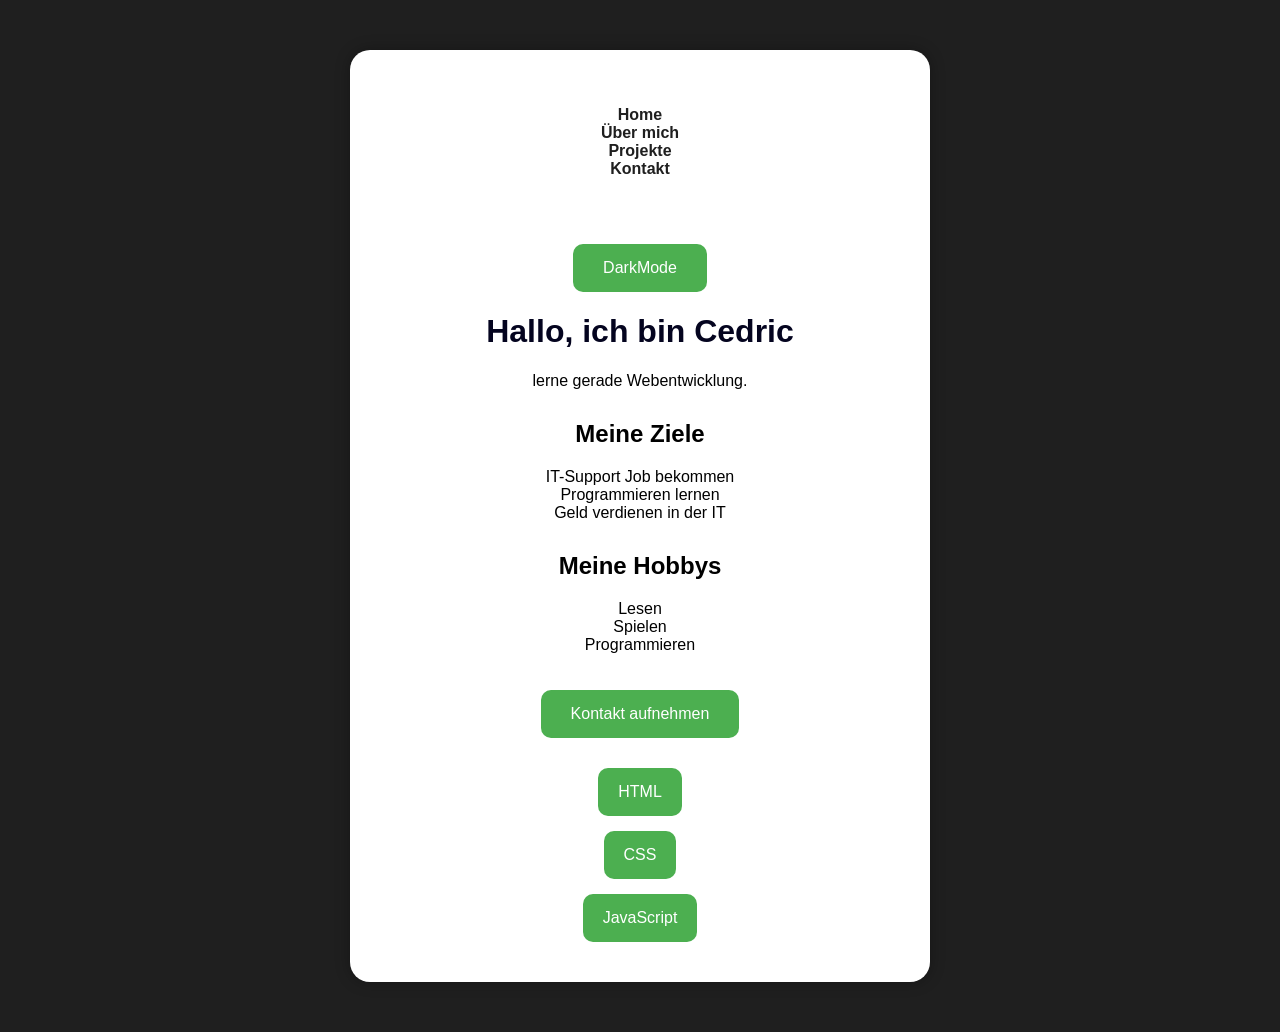
<file: 01_Projekte/001_Erste_Website/src/index.html>
<!DOCTYPE html>
<html lang="de">

<head>
    <meta charset="UTF-8">
    <title>Meine erste Website</title>
    <link rel="stylesheet" href="style.css">
</head>

<body>

    <div class="container">

        <nav>
            <ul>
                <li><a href="#">Home</a></li>
                <li><a href="#">Über mich</a></li>
                <li><a href="#">Projekte</a></li>
                <li><a href="#">Kontakt</a></li>
            </ul>
        </nav>
        <button id="darkmode-btn">DarkMode</button>

        <h1>Hallo, ich bin Cedric</h1>

        <p> lerne gerade Webentwicklung.</p>

        <h2>Meine Ziele</h2>

        <ul>
            <li>IT-Support Job bekommen</li>
            <li>Programmieren lernen</li>
            <li>Geld verdienen in der IT</li>
        </ul>

        <h2>Meine Hobbys</h2>

        <ul>
            <li>Lesen</li>
            <li>Spielen</li>
            <li>Programmieren</li>
        </ul>
      <button>Kontakt aufnehmen</button>
    

<div class="skills">

    <div class="skill-box">HTML</div>

    <div class="skill-box">CSS</div>

    <div class="skill-box">JavaScript</div>

</div>

<script src="script.js"></script>

</body>
</html>
</file>
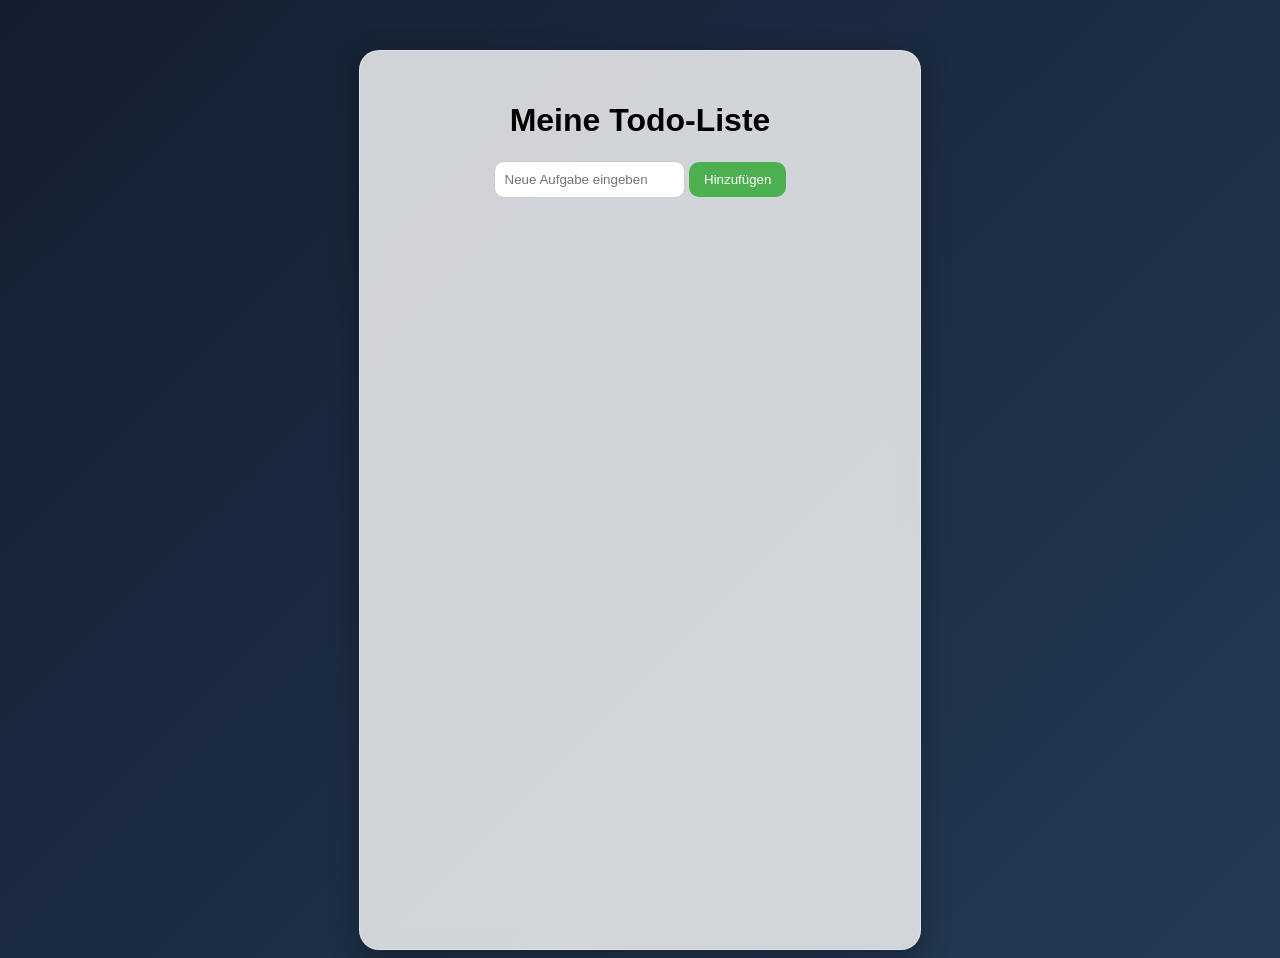
<file: 01_Projekte/003_Todo_App/src/index.html>
<!DOCTYPE html> 
<html lang="en">

<head>
    <meta charset="UTF-8">
    <meta name="viewport" content="width=device-width, initial-scale=1.0">
    <title>Meine Todo-Liste</title>

    <link rel="stylesheet" href="style.css">

</head>

<body>
<div class="container">
    <h1>Meine Todo-Liste</h1>
    
    <div class="input-container">
        <input type="text" id="todo-input" placeholder="Neue Aufgabe eingeben">
<button id="add-btn">Hinzufügen</button>

    </div>

    <ul id="todo-list"></ul>

</div>

<script src="script.js"></script>

</body>
</html>
</file>
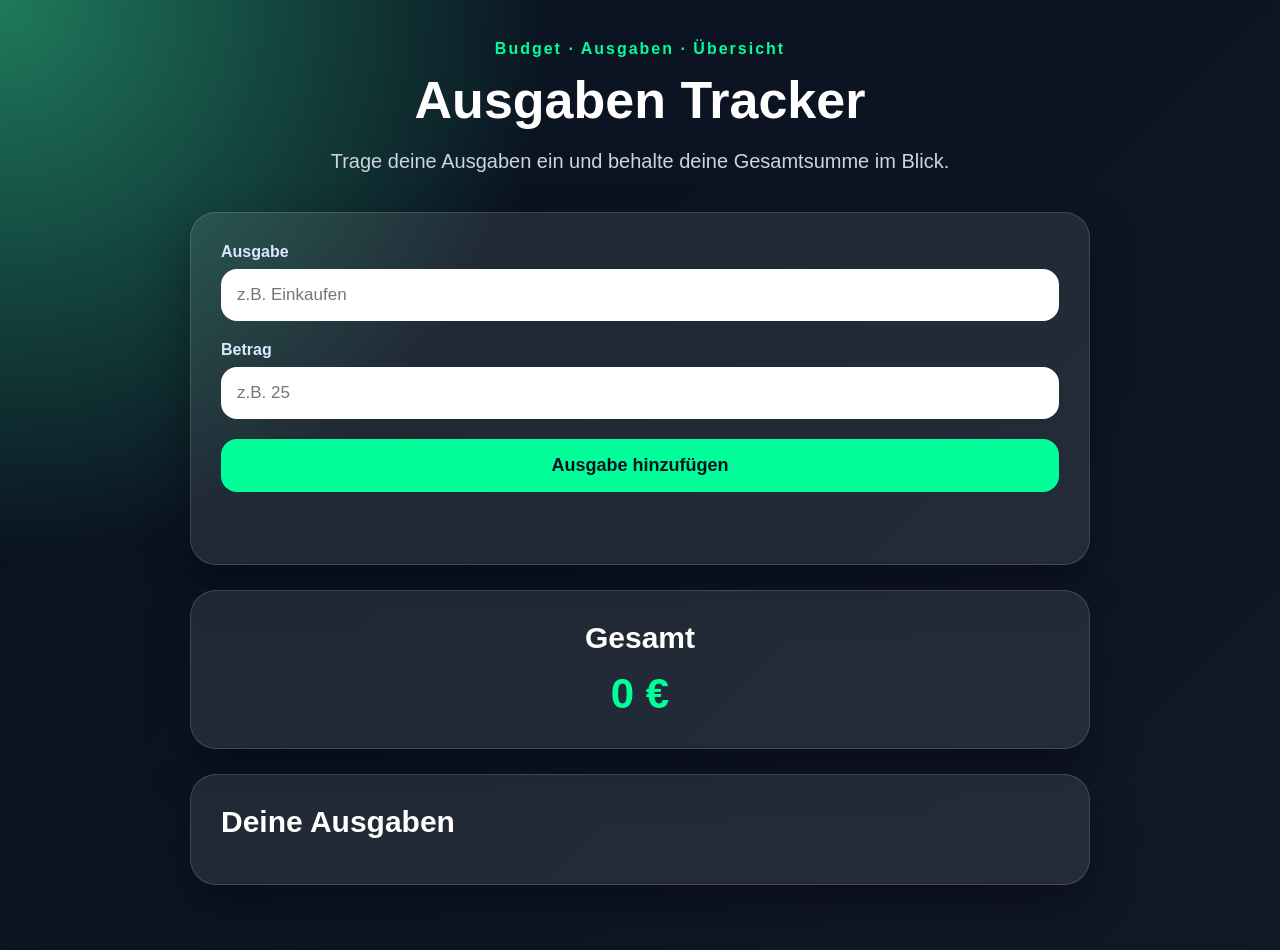
<file: 01_Projekte/004_Ausgaben_Tracker/src/index.html>
<!DOCTYPE html>
<html lang="de">

<head>
    <meta charset="UTF-8">
    <meta name="viewport" content="width=device-width, initial-scale=1.0">
    <title>Ausgaben Tracker</title>
    <link rel="stylesheet" href="style.css">
</head>

<body>

    <main class="app">

        <section class="hero">
            <p class="label">Budget · Ausgaben · Übersicht</p>
            <h1>Ausgaben Tracker</h1>
            <p class="subtitle">
                Trage deine Ausgaben ein und behalte deine Gesamtsumme im Blick.
            </p>
        </section>

        <section class="tracker-card">

            <div class="input-group">
                <label for="expense-name">Ausgabe</label>
                <input type="text" id="expense-name" placeholder="z.B. Einkaufen">
            </div>

            <div class="input-group">
                <label for="expense-amount">Betrag</label>
                <input type="number" id="expense-amount" placeholder="z.B. 25">
            </div>

            <button id="add-btn">Ausgabe hinzufügen</button>

            <p id="feedback" class="feedback"></p>

        </section>

        <section class="summary-card">
            <h2>Gesamt</h2>
            <p><span id="total">0</span> €</p>
        </section>

        <section class="list-card">
            <h2>Deine Ausgaben</h2>

            <ul id="expense-list">
                <!-- Hier kommen später die Ausgaben rein -->
            </ul>
        </section>

    </main>

    <script src="script.js"></script>
</body>

</html>
</file>
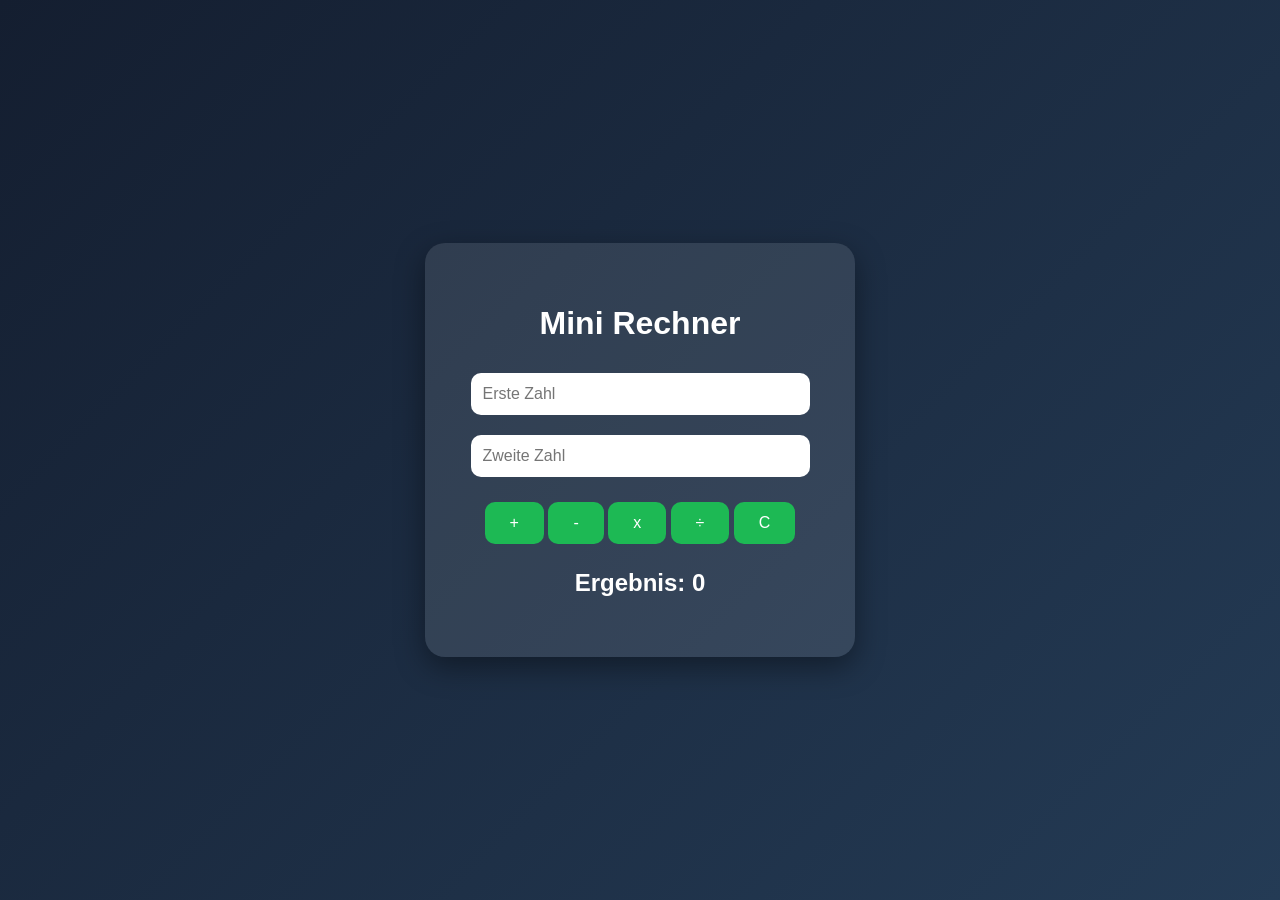
<file: 01_Projekte/005_Mini_Rechner/src/index.html>
<!DOCTYPE html> 
<html lang="en">
<head>
    <meta charset="UTF-8">
    <meta name="viewport" content="width=device-width, initial-scale=1.0">
    <title>Mini Rechner</title>
    <link rel="stylesheet" href="style.css">
</head>

<body>
    <div class="container">
        <h1>Mini Rechner</h1>
        
        <input type="number" id="zahl1" placeholder="Erste Zahl">
        <input type="number" id="zahl2" placeholder="Zweite Zahl">

        <div class="button-box">
        <button id="plus-btn">+</button>
        <button id="minus-btn">-</button>
        <button id="mal-btn">x</button>
        <button id="geteilt-btn">÷</button>
        <button id="reset-btn">C</button>
    </div>
   
    <h2 id="ergebnis">Ergebnis: 0</h2>


    <script src="script.js"></script>

</body>

</html>
</file>
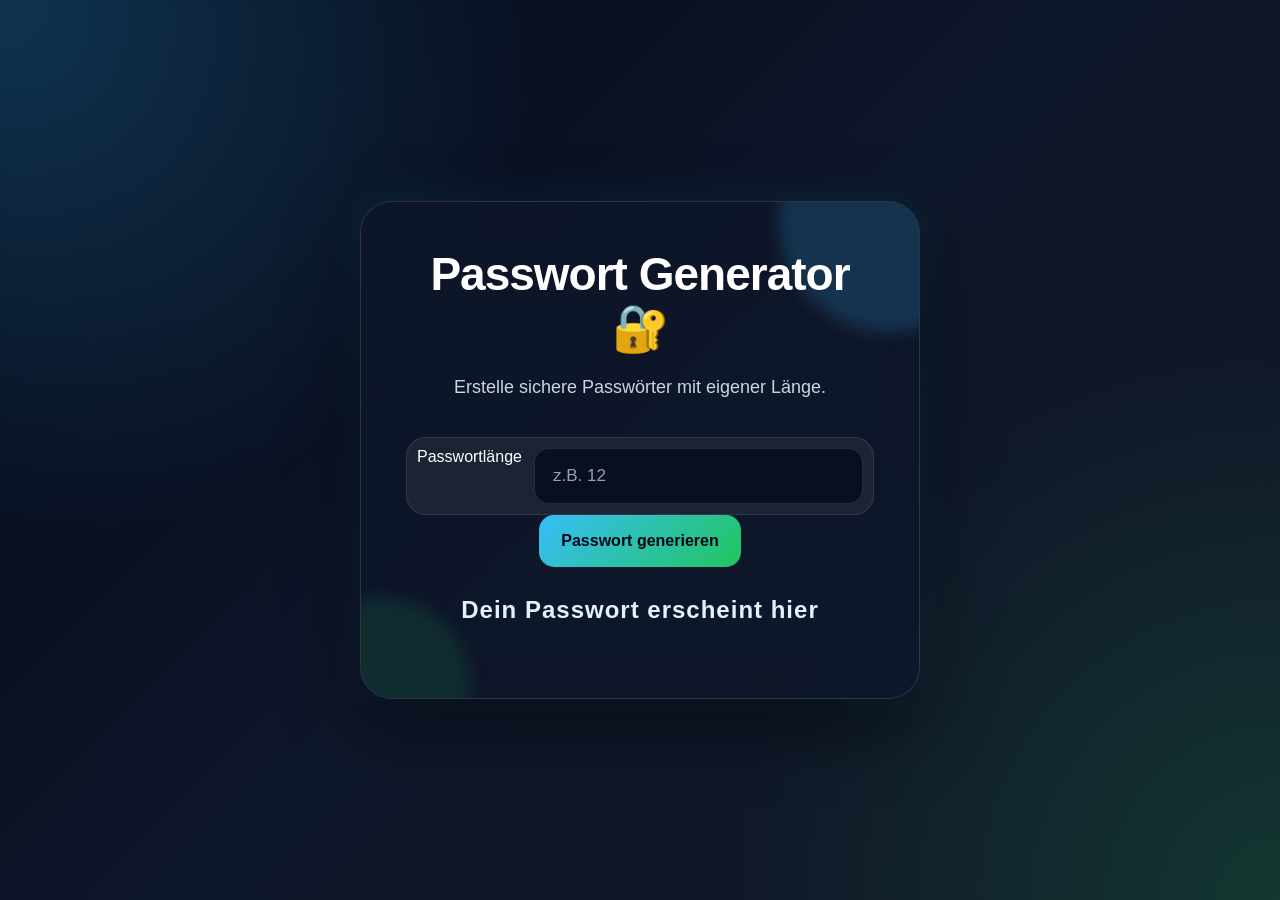
<file: 01_Projekte/006_Passwort_Generator/src/index.html>
<!DOCTYPE html>
<html lang="de">

<head>
    <meta charset="UTF-8">
    <meta name="viewport" content="width=device-width, initial-scale=1.0">
    <title>Passwort Generator</title>

    <link rel="stylesheet" href="style.css">
</head>

<body>

    <div class="container">

        <h1>Passwort Generator</h1>

        <p class="subtitle">
            Erstelle sichere Passwörter mit eigener Länge.
        </p>

        <div class="input-box">
            <label for="length">Passwortlänge</label>
            <input type="number" id="length" placeholder="z.B. 12">
        </div>

        <button id="generate-btn">
            Passwort generieren
        </button>

        <div class="output-box">
            <p id="password-output">
                Dein Passwort erscheint hier
            </p>
        </div>

    </div>

    <script src="script.js"></script>
</body>

</html>
</file>
<file: 01_Projekte/001_Erste_Website/src/style.css>
body {
    font-family: Arial, sans-serif;
    background-color: #1f1f1f;
    text-align: center;
    min-height: 100vh;
    margin: 0;
    padding: 0;
}

h1 {
    color: rgb(4, 4, 31);
}

h2 {
    margin-top: 30px;
}

ul {
    list-style-type: none;
    padding: 0;
}

.container {
    background-color: white;
    width: 500px;
    margin: 50px auto;
    padding: 40px;
    border-radius: 20px;
    box-shadow: 0 0 15px rgba(0,0,0,0.3);
}
button {
    background-color: #4CAF50;
    color: white;
    border: none;
    padding: 15px 30px;
    border-radius: 10px;
    font-size: 16px;
    margin-top: 20px;
    transition: 0.3s ease;
}
    button:hover {
    background-color: #45a049;
}

.skills {
    display: flex;
    justify-content: center;
    gap: 15px;
    margin-top: 30px;
}

.skill-box {
    background-color: #4CAF50;
    color: white;
    padding: 15px 20px;
    border-radius: 10px;
    transition: 0.3s;
    
    }

    .skill-box:hover {
        background-color: #45a049;
    transform: scale(1.05);
    }

    nav {
    display: flex;
    justify-content: center;
    gap: 20px;
    margin-bottom: 30px;
    }

    nav a {
        text-decoration: none;
        color: #1f1f1f;
        font-weight:bold;
        transition: 0.3s;
        padding-top: 10px;

    }
    
    nav a:hover {
        color: #4CAF50;
    }

@media (max-width: 600px) {
    .container {
        width: 90%;
        padding: 20px;
    }
}
.skills {
    display: flex;
    flex-direction: column;
    align-items: center;
}
.dark {
    background-color: #111;
    
}
</file>
<file: 01_Projekte/003_Todo_App/src/style.css>
body {
    font-family: Arial, sans-serif;
    background: linear-gradient(135deg, #141e30, #243b55);
    display: flex;
    justify-content: center;
    margin-top: 50px;
    min-height: 100vh;
}

.container {
    background-color: rgba(255, 255, 255, 0.8);
    backdrop-filter: blur(10px);
    width: 500px;
    padding: 30px;
    border-radius: 20px;
    text-align: center;
    box-shadow: 0 8px 30px rgba(0, 0, 0, 0.3);
    border: 1px solid rgba(255, 255, 255, 0.3);
}

input {
    padding: 10px;
    border-radius: 10px;
    border: 1px solid #ccc;
}

button {
    padding: 10px 15px;
    border-radius: 10px;
    border: none;
    background-color: #4CAF50;
    color: white;
    cursor: pointer;
    transition: 0.3s;
}

button:hover {
    background-color: #45a049;
    transform: scale(1.05);
}

#todo-list {
    list-style-type: none;
    padding: 0;
    margin-top: 20px;
}

#todo-list li {
    display: flex;
    justify-content: space-between;
    align-items: center;
    background-color: #4CAF50;
    color: white;
    padding: 10px;
    border-radius: 10px;
    margin-bottom: 10px;
    transition: 0.3s;
}

#todo-list li:hover {
    background-color: rgba(255, 255, 255, 0.2);
    transform: scale(1.02);
}

.delete-btn {
    background-color: #e63946;
    margin-left: 10px;
}

.delete-btn:hover {
    background-color: #c1121f;
}

.completed {
    text-decoration: line-through;
    opacity: 0.6;
}
</file>
<file: 01_Projekte/004_Ausgaben_Tracker/src/style.css>
* {
    margin: 0;
    padding: 0;
    box-sizing: border-box;
}

body {
    min-height: 100vh;
    font-family: Arial, Helvetica, sans-serif;
    background:
        radial-gradient(circle at top left, #1f7a5c, transparent 35%),
        linear-gradient(135deg, #08111f, #111827);
    color: white;
    padding: 40px 20px;
}

.app {
    width: 100%;
    max-width: 900px;
    margin: 0 auto;
}

.hero {
    text-align: center;
    margin-bottom: 35px;
}

.label {
    color: #00ff99;
    font-weight: bold;
    letter-spacing: 2px;
    margin-bottom: 12px;
}

h1 {
    font-size: 52px;
    margin-bottom: 15px;
}

.subtitle {
    color: #cbd5e1;
    font-size: 20px;
    line-height: 1.6;
}

.tracker-card,
.summary-card,
.list-card {
    background: rgba(255, 255, 255, 0.09);
    border: 1px solid rgba(255, 255, 255, 0.14);
    border-radius: 26px;
    padding: 30px;
    margin-bottom: 25px;
    box-shadow: 0 20px 45px rgba(0, 0, 0, 0.35);
}

.input-group {
    margin-bottom: 20px;
}

label {
    display: block;
    margin-bottom: 8px;
    font-weight: bold;
    color: #dbeafe;
}

input {
    width: 100%;
    padding: 16px;
    border: none;
    outline: none;
    border-radius: 16px;
    font-size: 17px;
}

button {
    width: 100%;
    border: none;
    border-radius: 16px;
    padding: 16px 24px;
    font-size: 18px;
    font-weight: bold;
    cursor: pointer;
    background: #00ff99;
    color: #06101f;
    transition: 0.25s;
}

button:hover {
    transform: translateY(-2px);
    background: #00d4ff;
}

.feedback {
    margin-top: 18px;
    min-height: 24px;
    font-weight: bold;
    color: #ffcc00;
}

.summary-card {
    text-align: center;
}

.summary-card h2,
.list-card h2 {
    font-size: 30px;
    margin-bottom: 15px;
}

.summary-card p {
    font-size: 42px;
    font-weight: bold;
    color: #00ff99;
}

#expense-list {
    list-style: none;
}

.expense-item {
    display: flex;
    justify-content: space-between;
    align-items: center;
    gap: 15px;
    background: rgba(255, 255, 255, 0.08);
    padding: 18px;
    border-radius: 16px;
    margin-bottom: 12px;
    border-left: 6px solid #00ff99;
}

.expense-name {
    font-weight: bold;
    font-size: 18px;
}

.expense-amount {
    color: #00ff99;
    font-weight: bold;
    font-size: 18px;
}

@media (max-width: 700px) {
    body {
        padding: 25px 15px;
    }

    h1 {
        font-size: 38px;
    }

    .subtitle {
        font-size: 17px;
    }

    .tracker-card,
    .summary-card,
    .list-card {
        padding: 24px;
    }

    .expense-item {
        flex-direction: column;
        align-items: flex-start;
    }
}

.delete-btn {
    width: auto;
    background: #ff4d4d;
    color: white;
    padding: 10px 16px;
    font-size: 15px;
}

.delete-btn:hover {
    background: #ff2f2f;

}
</file>
<file: 01_Projekte/005_Mini_Rechner/src/style.css>
body {
    margin: 0;
    font-family: arial, Arial, Helvetica, sans-serif;
    background: linear-gradient(135deg, #141e30, #243b55);
    color: white;
    min-height: 100vh;
    display : flex;
    justify-content: center;
    align-items: center;
    
}

.container {
    background: rgba(255, 255, 255, 0.1);
    padding: 40px;
    border-radius: 20px;
    text-align: center;
    width: 350px;
    box-shadow: 0 10px 30px rgba(0,0,0,0.4);
}

input {
    width : 90%;
    padding: 12px;
    margin: 10px 0;
    border: none;
    border-radius: 10px;
    font-size: 16px;
    
}

button {
    margin-top: 15px;
    padding: 12px 25px; 
    border: none;
    border-radius: 10px;
    background-color: #1db954;
    color: white;
    font-size: 16px;
    cursor: pointer;
    transition: 0.3s;
}

button:hover {
    background-color: #17a84b;
    transform: scale(1.05);
}

#ergebnis {
    margin-top: 25px;

}
</file>
<file: 01_Projekte/006_Passwort_Generator/src/style.css>
* {
    box-sizing: border-box;
}

body {
    margin: 0;
    font-family: Arial, Helvetica, sans-serif;
    min-height: 100vh;
    color: white;
    background:
        radial-gradient(circle at top left, rgba(56, 189, 248, 0.25), transparent 35%),
        radial-gradient(circle at bottom right, rgba(34, 197, 94, 0.18), transparent 35%),
        linear-gradient(135deg, #020617, #0f172a, #111827);
    display: flex;
    justify-content: center;
    align-items: center;
    padding: 25px;
}

.container {
    width: 100%;
    max-width: 560px;
    padding: 45px;
    border-radius: 32px;
    text-align: center;
    background: rgba(15, 23, 42, 0.78);
    border: 1px solid rgba(148, 163, 184, 0.22);
    box-shadow:
        0 25px 70px rgba(0, 0, 0, 0.55),
        0 0 45px rgba(56, 189, 248, 0.12);
    backdrop-filter: blur(16px);
    position: relative;
    overflow: hidden;
}

.container::before {
    content: "";
    position: absolute;
    width: 220px;
    height: 220px;
    background: rgba(56, 189, 248, 0.18);
    border-radius: 50%;
    top: -90px;
    right: -80px;
    filter: blur(8px);
}

.container::after {
    content: "";
    position: absolute;
    width: 180px;
    height: 180px;
    background: rgba(34, 197, 94, 0.13);
    border-radius: 50%;
    bottom: -80px;
    left: -70px;
    filter: blur(8px);
}

.container > * {
    position: relative;
    z-index: 2;
}

h1 {
    font-size: 46px;
    margin: 0 0 15px;
    letter-spacing: -1px;
}

h1::after {
    content: " 🔐";
}

p {
    color: #cbd5e1;
    font-size: 18px;
    line-height: 1.6;
}

.input-box {
    display: flex;
    gap: 12px;
    margin-top: 35px;
    background: rgba(255, 255, 255, 0.06);
    padding: 10px;
    border-radius: 20px;
    border: 1px solid rgba(148, 163, 184, 0.18);
}

input {
    flex: 1;
    padding: 17px 18px;
    border-radius: 15px;
    border: 1px solid rgba(148, 163, 184, 0.2);
    outline: none;
    font-size: 17px;
    background: rgba(2, 6, 23, 0.65);
    color: white;
}

input::placeholder {
    color: #94a3b8;
}

input:focus {
    border-color: #38bdf8;
    box-shadow: 0 0 0 4px rgba(56, 189, 248, 0.15);
}

button {
    padding: 17px 22px;
    border: none;
    border-radius: 15px;
    background: linear-gradient(135deg, #38bdf8, #22c55e);
    color: #020617;
    font-size: 16px;
    font-weight: 900;
    cursor: pointer;
    transition: 0.3s;
    white-space: nowrap;
}

button:hover {
    transform: translateY(-3px) scale(1.02);
    box-shadow: 0 12px 28px rgba(56, 189, 248, 0.28);
}

.result-box {
    margin-top: 32px;
    background: rgba(2, 6, 23, 0.72);
    padding: 24px;
    border-radius: 22px;
    border: 1px solid rgba(56, 189, 248, 0.22);
    word-break: break-all;
    min-height: 90px;
    display: flex;
    justify-content: center;
    align-items: center;
    box-shadow: inset 0 0 30px rgba(56, 189, 248, 0.06);
}

#password-output {
    color: #e0f2fe;
    font-size: 24px;
    font-weight: bold;
    letter-spacing: 1px;
}

@media (max-width: 650px) {
    .container {
        padding: 32px 22px;
    }

    .input-box {
        flex-direction: column;
    }

    h1 {
        font-size: 36px;
    }

    button {
        width: 100%;
    }
}
</file>
